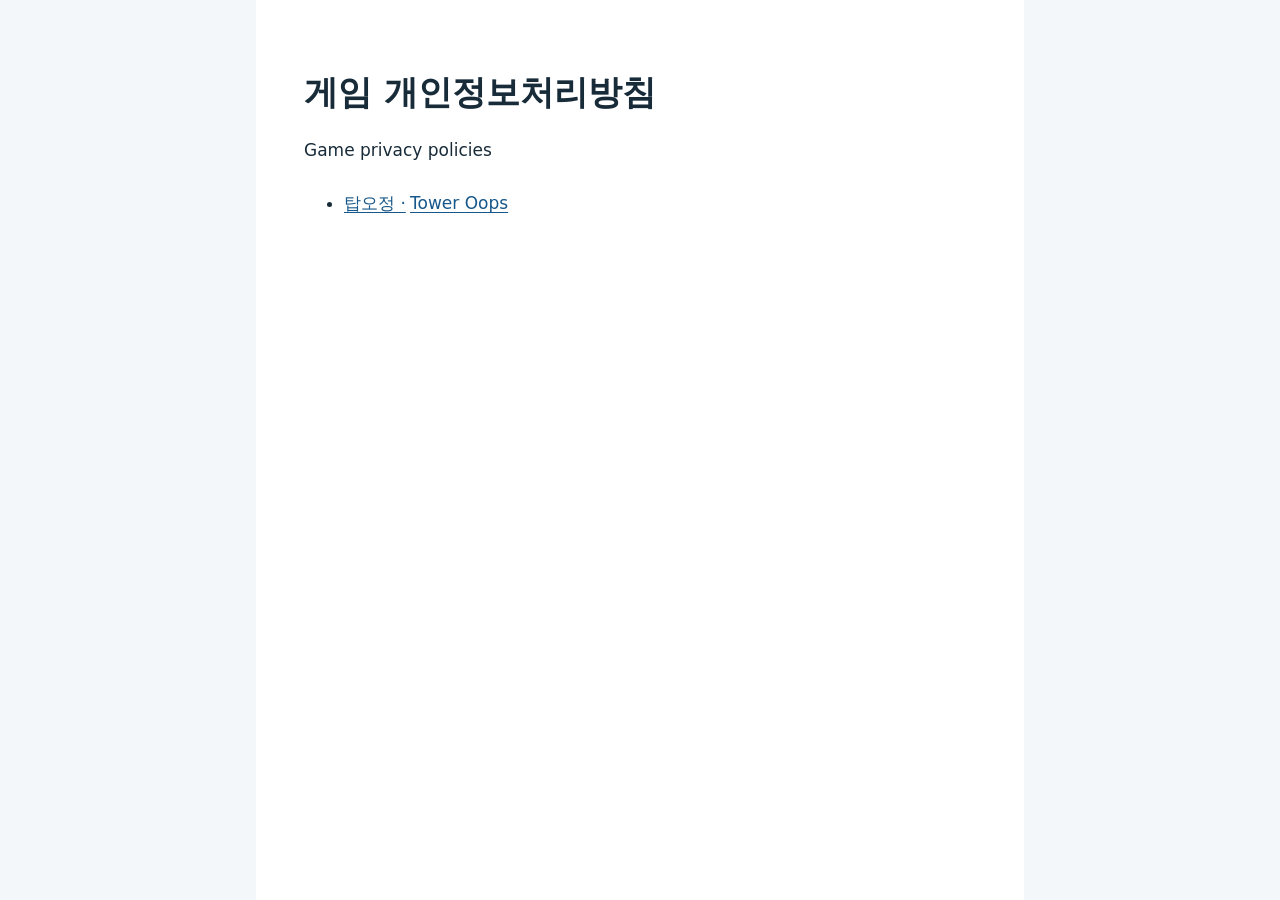
<file: index.html>
<!doctype html>
<html lang="ko">
<head>
  <meta charset="utf-8">
  <meta name="viewport" content="width=device-width, initial-scale=1">
  <title>게임 개인정보처리방침 | Game Privacy Policies</title>
  <style>
    body {
      margin: 0;
      background: #f4f7fa;
      color: #182b39;
      font: 1.0625rem/1.65 system-ui, sans-serif;
    }

    main {
      box-sizing: border-box;
      max-width: 48rem;
      min-height: 100vh;
      margin-inline: auto;
      padding: clamp(1.25rem, 5vw, 3rem);
      background: #fff;
    }

    h1 { line-height: 1.25; }
    a { color: #17578a; text-underline-offset: 0.2em; }
    a:focus-visible { outline: 3px solid #17578a; outline-offset: 4px; }
    li a { display: inline-flex; align-items: center; gap: 0.25em; min-height: 44px; }
  </style>
</head>
<body>
  <main>
    <h1>게임 개인정보처리방침</h1>
    <p lang="en">Game privacy policies</p>
    <ul>
      <li><a href="tower-oops/">탑오정 · <span lang="en">Tower Oops</span></a></li>
    </ul>
  </main>
</body>
</html>
</file>
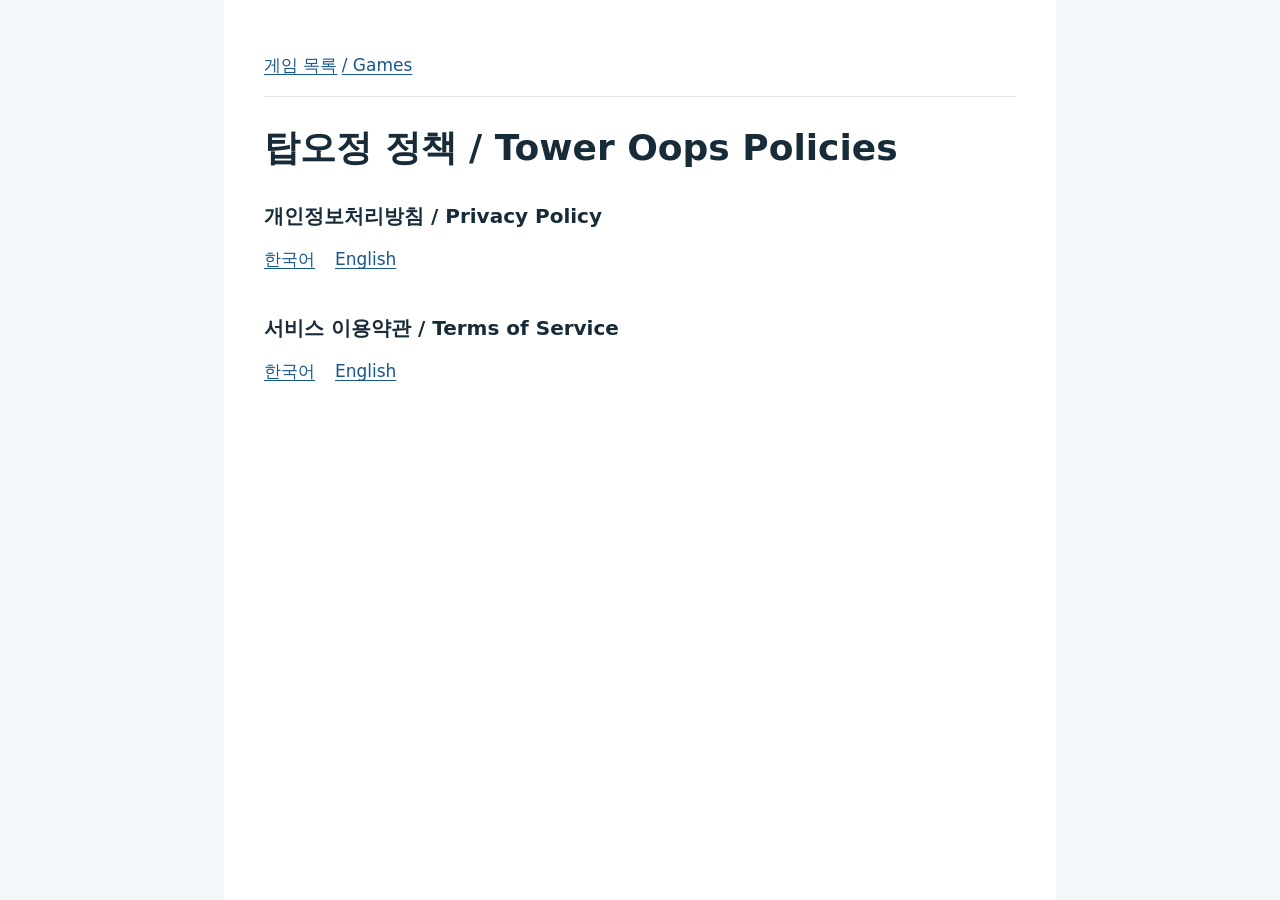
<file: tower-oops/index.html>
<!doctype html>
<html lang="ko">
<head>
  <meta charset="utf-8">
  <meta name="viewport" content="width=device-width, initial-scale=1">
  <title>탑오정 정책 | Tower Oops Policies</title>
  <link rel="stylesheet" href="styles.css">
</head>
<body>
  <main>
    <nav class="page-nav" aria-label="사이트 메뉴">
      <a href="../">게임 목록 <span lang="en">/ Games</span></a>
    </nav>
    <h1>탑오정 정책 <span lang="en">/ Tower Oops Policies</span></h1>
    <section aria-labelledby="privacy-policy">
      <h2 id="privacy-policy">개인정보처리방침 <span lang="en">/ Privacy Policy</span></h2>
      <nav class="language-nav" aria-labelledby="privacy-policy">
        <a href="ko/" hreflang="ko">한국어</a>
        <a href="en/" lang="en" hreflang="en">English</a>
      </nav>
    </section>
    <section aria-labelledby="terms-of-service">
      <h2 id="terms-of-service">서비스 이용약관 <span lang="en">/ Terms of Service</span></h2>
      <nav class="language-nav" aria-labelledby="terms-of-service">
        <a href="terms/" hreflang="ko">한국어</a>
        <a href="terms/en/" lang="en" hreflang="en">English</a>
      </nav>
    </section>
  </main>
</body>
</html>
</file>
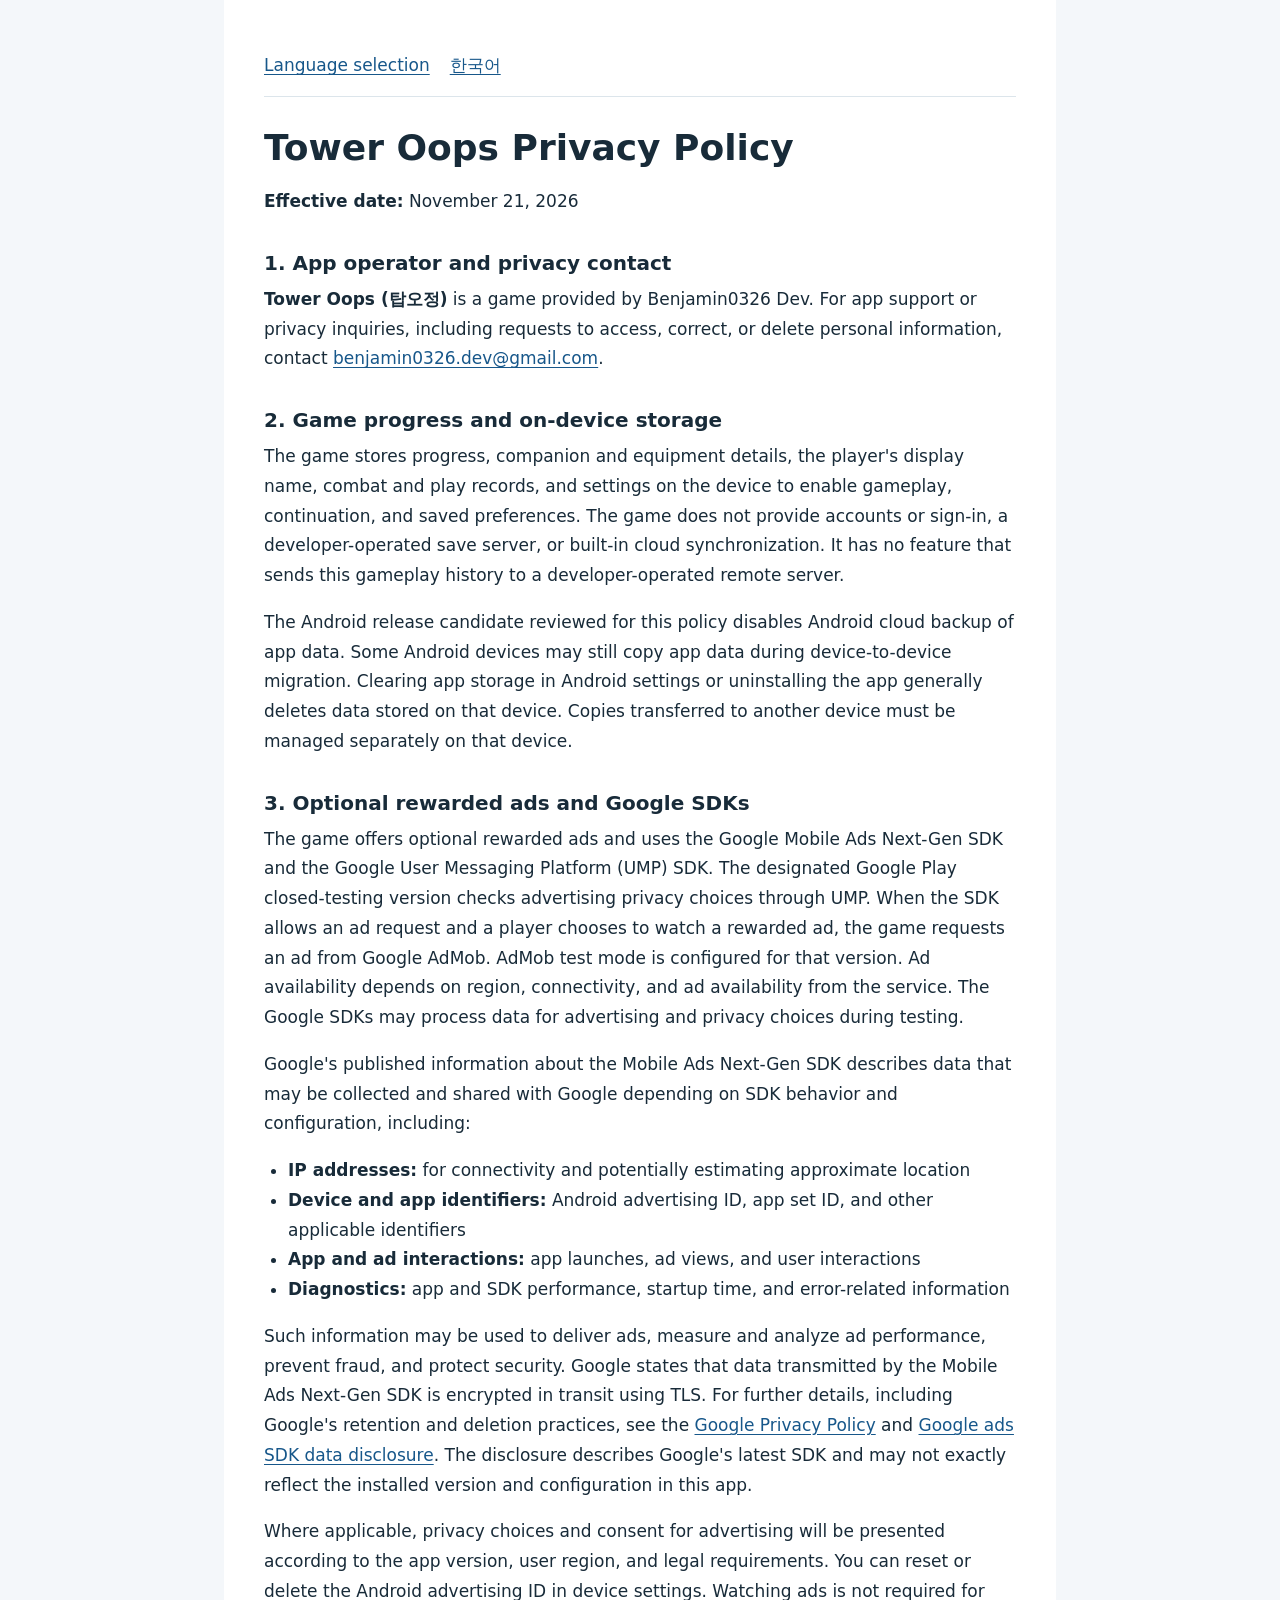
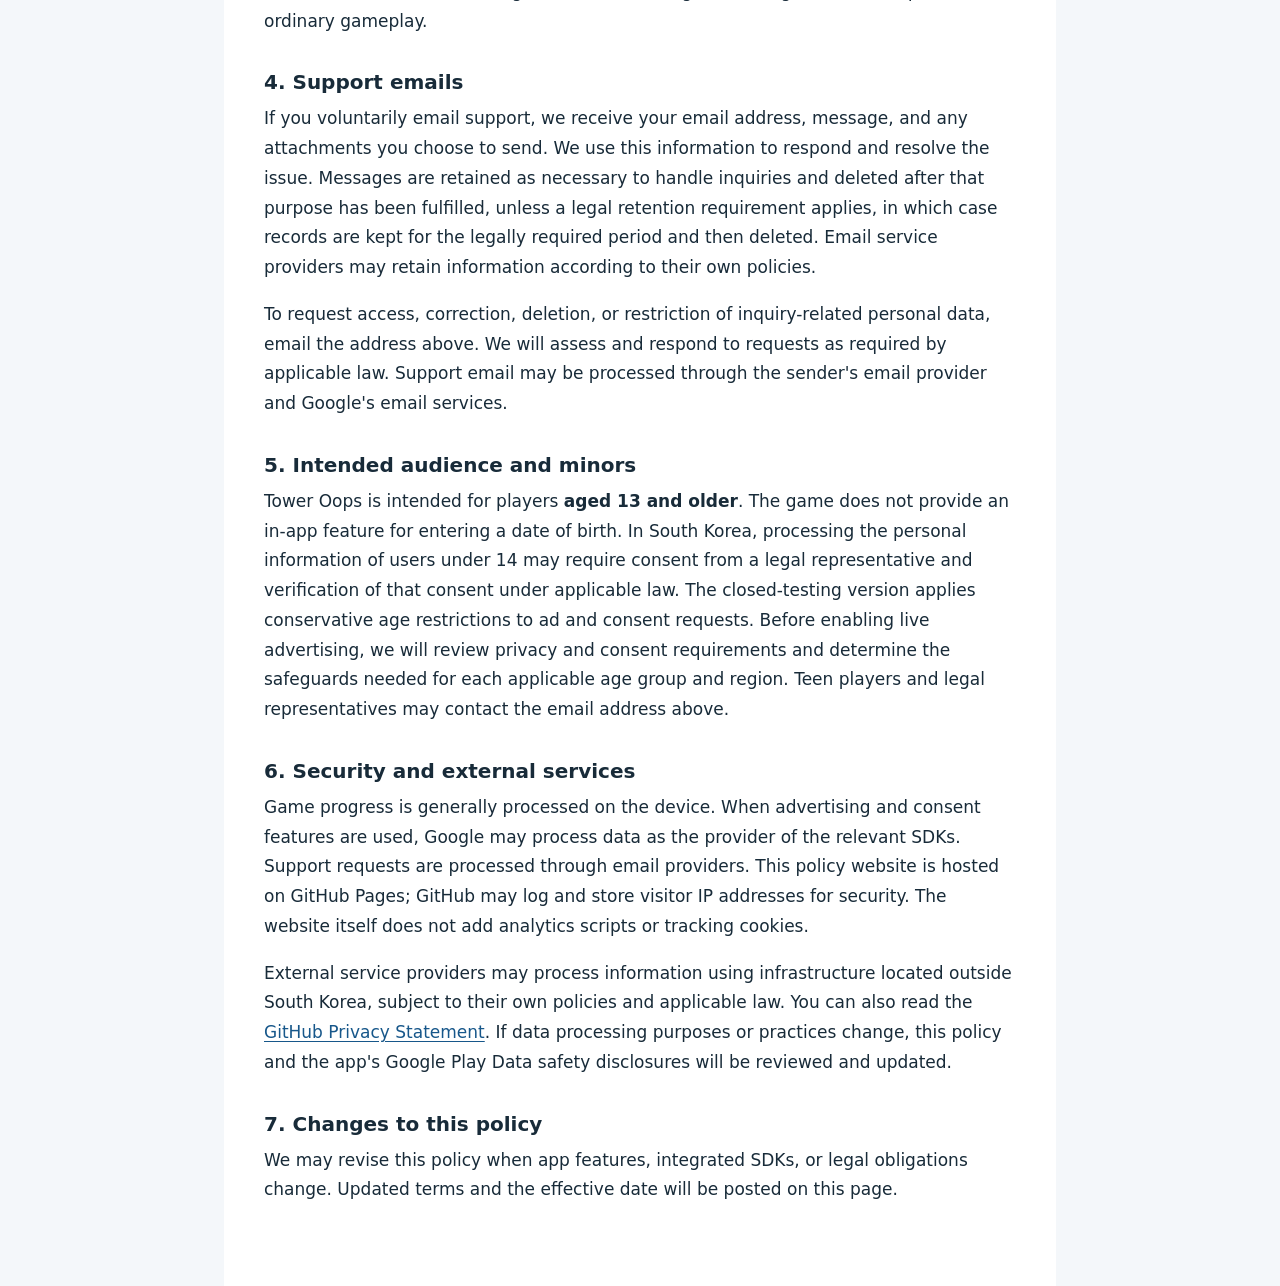
<file: tower-oops/en/index.html>
<!doctype html>
<html lang="en">
<head>
  <meta charset="utf-8">
  <meta name="viewport" content="width=device-width, initial-scale=1">
  <meta name="description" content="Tower Oops Privacy Policy">
  <title>Tower Oops Privacy Policy</title>
  <link rel="stylesheet" href="../styles.css">
  <link rel="alternate" hreflang="ko" href="../ko/">
</head>
<body>
  <main>
    <nav class="page-nav" aria-label="Policy language">
      <a href="../">Language selection</a>
      <a href="../ko/" lang="ko" hreflang="ko">한국어</a>
    </nav>
    <h1>Tower Oops Privacy Policy</h1>
    <p><strong>Effective date:</strong> November 21, 2026</p>
    
<section>
<h2>1. App operator and privacy contact</h2>
<p><strong>Tower Oops (탑오정)</strong> is a game provided by Benjamin0326 Dev. For app support or privacy inquiries, including requests to access, correct, or delete personal information, contact <a href="mailto:benjamin0326.dev@gmail.com">benjamin0326.dev@gmail.com</a>.</p>
</section>
<section>
<h2>2. Game progress and on-device storage</h2>
<p>The game stores progress, companion and equipment details, the player's display name, combat and play records, and settings on the device to enable gameplay, continuation, and saved preferences. The game does not provide accounts or sign-in, a developer-operated save server, or built-in cloud synchronization. It has no feature that sends this gameplay history to a developer-operated remote server.</p>
<p>The Android release candidate reviewed for this policy disables Android cloud backup of app data. Some Android devices may still copy app data during device-to-device migration. Clearing app storage in Android settings or uninstalling the app generally deletes data stored on that device. Copies transferred to another device must be managed separately on that device.</p>
</section>
<section>
<h2>3. Optional rewarded ads and Google SDKs</h2>
<p>The game offers optional rewarded ads and uses the Google Mobile Ads Next-Gen SDK and the Google User Messaging Platform (UMP) SDK. The designated Google Play closed-testing version checks advertising privacy choices through UMP. When the SDK allows an ad request and a player chooses to watch a rewarded ad, the game requests an ad from Google AdMob. AdMob test mode is configured for that version. Ad availability depends on region, connectivity, and ad availability from the service. The Google SDKs may process data for advertising and privacy choices during testing.</p>
<p>Google's published information about the Mobile Ads Next-Gen SDK describes data that may be collected and shared with Google depending on SDK behavior and configuration, including:</p>
<ul>
<li><strong>IP addresses:</strong> for connectivity and potentially estimating approximate location</li>
<li><strong>Device and app identifiers:</strong> Android advertising ID, app set ID, and other applicable identifiers</li>
<li><strong>App and ad interactions:</strong> app launches, ad views, and user interactions</li>
<li><strong>Diagnostics:</strong> app and SDK performance, startup time, and error-related information</li>
</ul>
<p>Such information may be used to deliver ads, measure and analyze ad performance, prevent fraud, and protect security. Google states that data transmitted by the Mobile Ads Next-Gen SDK is encrypted in transit using TLS. For further details, including Google's retention and deletion practices, see the <a href="https://policies.google.com/privacy?hl=en">Google Privacy Policy</a> and <a href="https://developers.google.com/admob/android/next-gen/privacy/play-data-disclosure?hl=en">Google ads SDK data disclosure</a>. The disclosure describes Google's latest SDK and may not exactly reflect the installed version and configuration in this app.</p>
<p>Where applicable, privacy choices and consent for advertising will be presented according to the app version, user region, and legal requirements. You can reset or delete the Android advertising ID in device settings. Watching ads is not required for ordinary gameplay.</p>
</section>
<section>
<h2>4. Support emails</h2>
<p>If you voluntarily email support, we receive your email address, message, and any attachments you choose to send. We use this information to respond and resolve the issue. Messages are retained as necessary to handle inquiries and deleted after that purpose has been fulfilled, unless a legal retention requirement applies, in which case records are kept for the legally required period and then deleted. Email service providers may retain information according to their own policies.</p>
<p>To request access, correction, deletion, or restriction of inquiry-related personal data, email the address above. We will assess and respond to requests as required by applicable law. Support email may be processed through the sender's email provider and Google's email services.</p>
</section>
<section>
<h2>5. Intended audience and minors</h2>
<p>Tower Oops is intended for players <strong>aged 13 and older</strong>. The game does not provide an in-app feature for entering a date of birth. In South Korea, processing the personal information of users under 14 may require consent from a legal representative and verification of that consent under applicable law. The closed-testing version applies conservative age restrictions to ad and consent requests. Before enabling live advertising, we will review privacy and consent requirements and determine the safeguards needed for each applicable age group and region. Teen players and legal representatives may contact the email address above.</p>
</section>
<section>
<h2>6. Security and external services</h2>
<p>Game progress is generally processed on the device. When advertising and consent features are used, Google may process data as the provider of the relevant SDKs. Support requests are processed through email providers. This policy website is hosted on GitHub Pages; GitHub may log and store visitor IP addresses for security. The website itself does not add analytics scripts or tracking cookies.</p>
<p>External service providers may process information using infrastructure located outside South Korea, subject to their own policies and applicable law. You can also read the <a href="https://docs.github.com/en/site-policy/privacy-policies/github-general-privacy-statement">GitHub Privacy Statement</a>. If data processing purposes or practices change, this policy and the app's Google Play Data safety disclosures will be reviewed and updated.</p>
</section>
<section>
<h2>7. Changes to this policy</h2>
<p>We may revise this policy when app features, integrated SDKs, or legal obligations change. Updated terms and the effective date will be posted on this page.</p>
</section>

  </main>
</body>
</html>
</file>
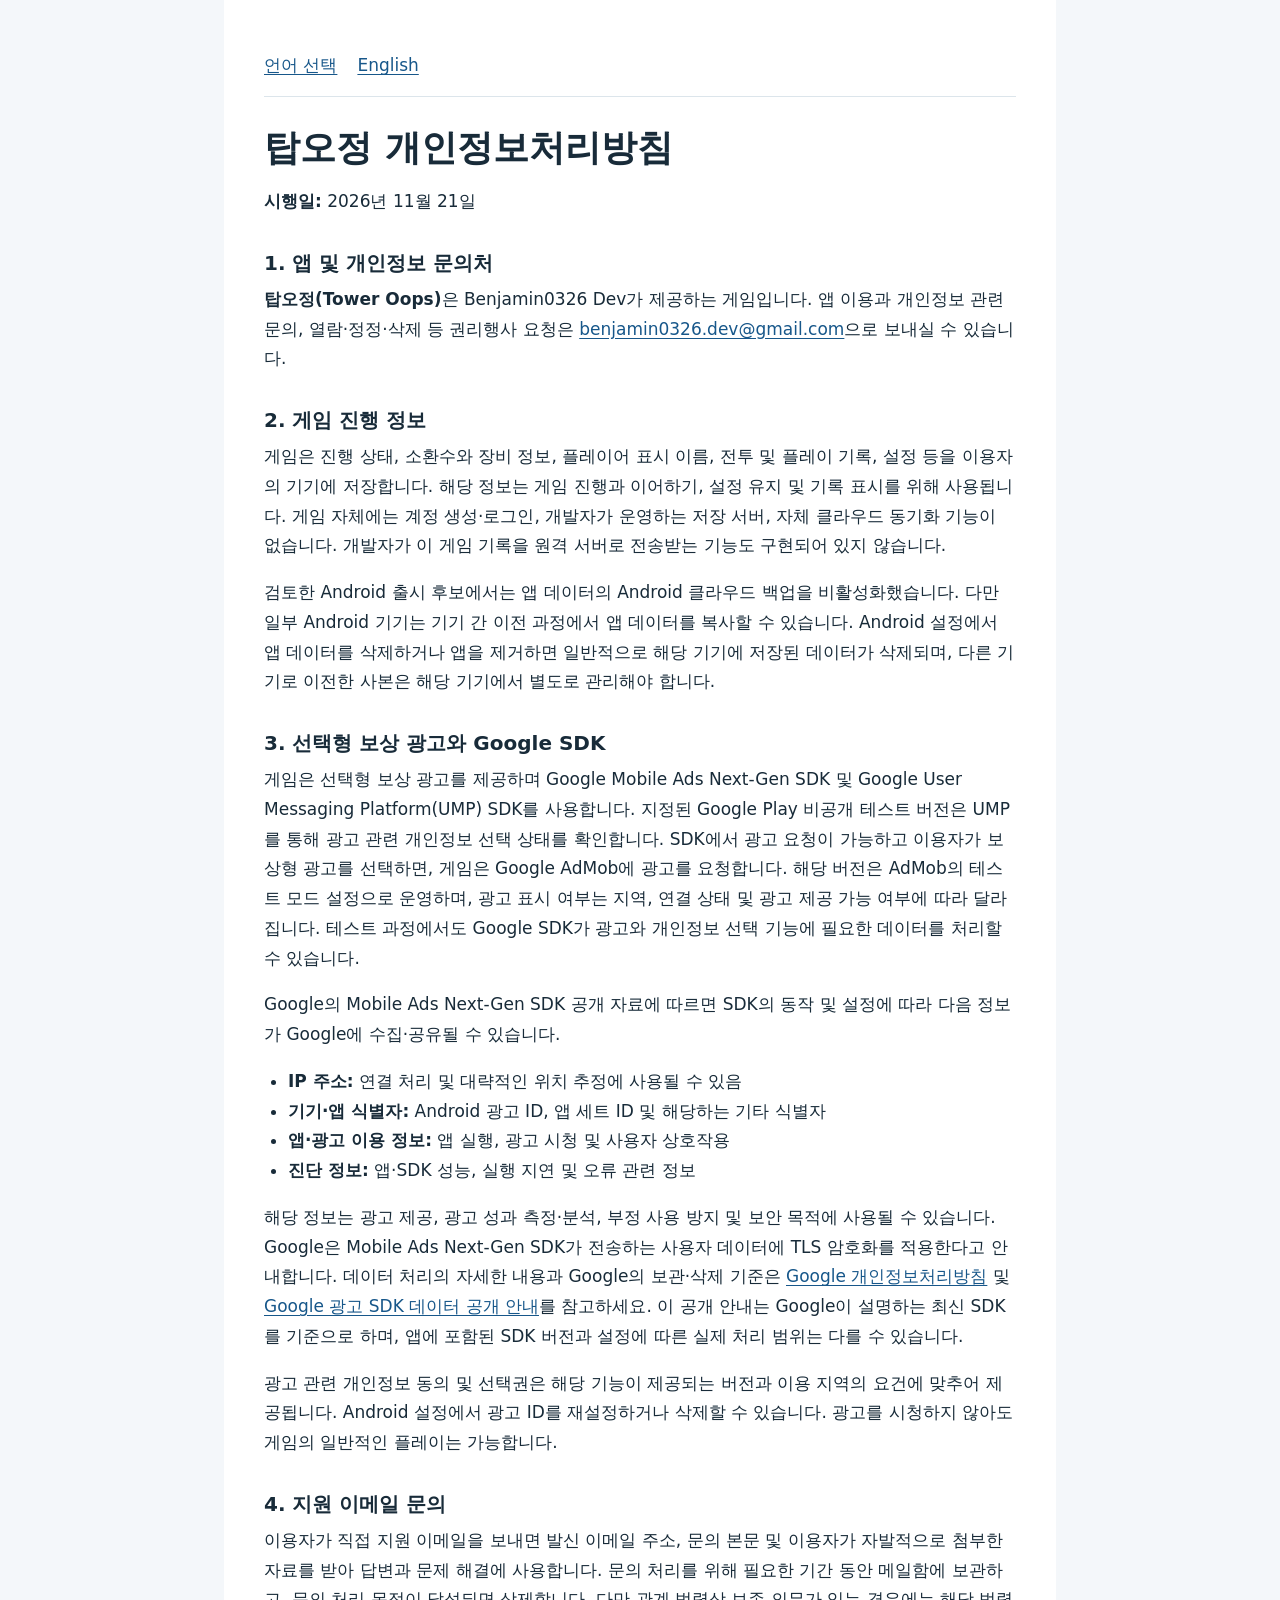
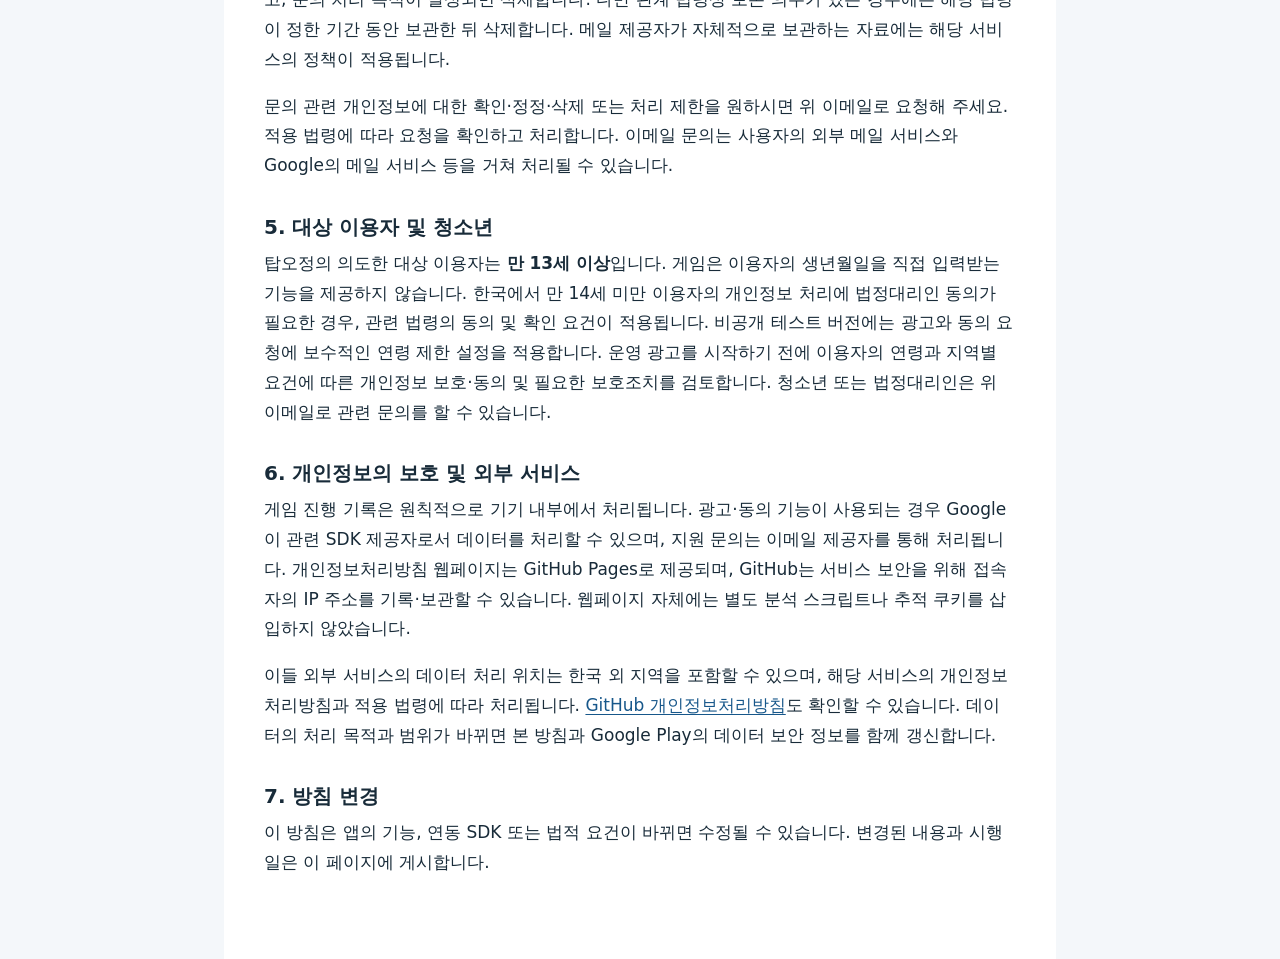
<file: tower-oops/ko/index.html>
<!doctype html>
<html lang="ko">
<head>
  <meta charset="utf-8">
  <meta name="viewport" content="width=device-width, initial-scale=1">
  <meta name="description" content="탑오정 개인정보처리방침">
  <title>탑오정 개인정보처리방침</title>
  <link rel="stylesheet" href="../styles.css">
  <link rel="alternate" hreflang="en" href="../en/">
</head>
<body>
  <main>
    <nav class="page-nav" aria-label="정책 언어">
      <a href="../">언어 선택</a>
      <a href="../en/" lang="en" hreflang="en">English</a>
    </nav>
    <h1>탑오정 개인정보처리방침</h1>
    <p><strong>시행일:</strong> 2026년 11월 21일</p>
    
<section>
<h2>1. 앱 및 개인정보 문의처</h2>
<p><strong>탑오정(Tower Oops)</strong>은 Benjamin0326 Dev가 제공하는 게임입니다. 앱 이용과 개인정보 관련 문의, 열람·정정·삭제 등 권리행사 요청은 <a href="mailto:benjamin0326.dev@gmail.com">benjamin0326.dev@gmail.com</a>으로 보내실 수 있습니다.</p>
</section>
<section>
<h2>2. 게임 진행 정보</h2>
<p>게임은 진행 상태, 소환수와 장비 정보, 플레이어 표시 이름, 전투 및 플레이 기록, 설정 등을 이용자의 기기에 저장합니다. 해당 정보는 게임 진행과 이어하기, 설정 유지 및 기록 표시를 위해 사용됩니다. 게임 자체에는 계정 생성·로그인, 개발자가 운영하는 저장 서버, 자체 클라우드 동기화 기능이 없습니다. 개발자가 이 게임 기록을 원격 서버로 전송받는 기능도 구현되어 있지 않습니다.</p>
<p>검토한 Android 출시 후보에서는 앱 데이터의 Android 클라우드 백업을 비활성화했습니다. 다만 일부 Android 기기는 기기 간 이전 과정에서 앱 데이터를 복사할 수 있습니다. Android 설정에서 앱 데이터를 삭제하거나 앱을 제거하면 일반적으로 해당 기기에 저장된 데이터가 삭제되며, 다른 기기로 이전한 사본은 해당 기기에서 별도로 관리해야 합니다.</p>
</section>
<section>
<h2>3. 선택형 보상 광고와 Google SDK</h2>
<p>게임은 선택형 보상 광고를 제공하며 Google Mobile Ads Next-Gen SDK 및 Google User Messaging Platform(UMP) SDK를 사용합니다. 지정된 Google Play 비공개 테스트 버전은 UMP를 통해 광고 관련 개인정보 선택 상태를 확인합니다. SDK에서 광고 요청이 가능하고 이용자가 보상형 광고를 선택하면, 게임은 Google AdMob에 광고를 요청합니다. 해당 버전은 AdMob의 테스트 모드 설정으로 운영하며, 광고 표시 여부는 지역, 연결 상태 및 광고 제공 가능 여부에 따라 달라집니다. 테스트 과정에서도 Google SDK가 광고와 개인정보 선택 기능에 필요한 데이터를 처리할 수 있습니다.</p>
<p>Google의 Mobile Ads Next-Gen SDK 공개 자료에 따르면 SDK의 동작 및 설정에 따라 다음 정보가 Google에 수집·공유될 수 있습니다.</p>
<ul>
<li><strong>IP 주소:</strong> 연결 처리 및 대략적인 위치 추정에 사용될 수 있음</li>
<li><strong>기기·앱 식별자:</strong> Android 광고 ID, 앱 세트 ID 및 해당하는 기타 식별자</li>
<li><strong>앱·광고 이용 정보:</strong> 앱 실행, 광고 시청 및 사용자 상호작용</li>
<li><strong>진단 정보:</strong> 앱·SDK 성능, 실행 지연 및 오류 관련 정보</li>
</ul>
<p>해당 정보는 광고 제공, 광고 성과 측정·분석, 부정 사용 방지 및 보안 목적에 사용될 수 있습니다. Google은 Mobile Ads Next-Gen SDK가 전송하는 사용자 데이터에 TLS 암호화를 적용한다고 안내합니다. 데이터 처리의 자세한 내용과 Google의 보관·삭제 기준은 <a href="https://policies.google.com/privacy?hl=ko">Google 개인정보처리방침</a> 및 <a href="https://developers.google.com/admob/android/next-gen/privacy/play-data-disclosure?hl=ko">Google 광고 SDK 데이터 공개 안내</a>를 참고하세요. 이 공개 안내는 Google이 설명하는 최신 SDK를 기준으로 하며, 앱에 포함된 SDK 버전과 설정에 따른 실제 처리 범위는 다를 수 있습니다.</p>
<p>광고 관련 개인정보 동의 및 선택권은 해당 기능이 제공되는 버전과 이용 지역의 요건에 맞추어 제공됩니다. Android 설정에서 광고 ID를 재설정하거나 삭제할 수 있습니다. 광고를 시청하지 않아도 게임의 일반적인 플레이는 가능합니다.</p>
</section>
<section>
<h2>4. 지원 이메일 문의</h2>
<p>이용자가 직접 지원 이메일을 보내면 발신 이메일 주소, 문의 본문 및 이용자가 자발적으로 첨부한 자료를 받아 답변과 문제 해결에 사용합니다. 문의 처리를 위해 필요한 기간 동안 메일함에 보관하고, 문의 처리 목적이 달성되면 삭제합니다. 다만 관계 법령상 보존 의무가 있는 경우에는 해당 법령이 정한 기간 동안 보관한 뒤 삭제합니다. 메일 제공자가 자체적으로 보관하는 자료에는 해당 서비스의 정책이 적용됩니다.</p>
<p>문의 관련 개인정보에 대한 확인·정정·삭제 또는 처리 제한을 원하시면 위 이메일로 요청해 주세요. 적용 법령에 따라 요청을 확인하고 처리합니다. 이메일 문의는 사용자의 외부 메일 서비스와 Google의 메일 서비스 등을 거쳐 처리될 수 있습니다.</p>
</section>
<section>
<h2>5. 대상 이용자 및 청소년</h2>
<p>탑오정의 의도한 대상 이용자는 <strong>만 13세 이상</strong>입니다. 게임은 이용자의 생년월일을 직접 입력받는 기능을 제공하지 않습니다. 한국에서 만 14세 미만 이용자의 개인정보 처리에 법정대리인 동의가 필요한 경우, 관련 법령의 동의 및 확인 요건이 적용됩니다. 비공개 테스트 버전에는 광고와 동의 요청에 보수적인 연령 제한 설정을 적용합니다. 운영 광고를 시작하기 전에 이용자의 연령과 지역별 요건에 따른 개인정보 보호·동의 및 필요한 보호조치를 검토합니다. 청소년 또는 법정대리인은 위 이메일로 관련 문의를 할 수 있습니다.</p>
</section>
<section>
<h2>6. 개인정보의 보호 및 외부 서비스</h2>
<p>게임 진행 기록은 원칙적으로 기기 내부에서 처리됩니다. 광고·동의 기능이 사용되는 경우 Google이 관련 SDK 제공자로서 데이터를 처리할 수 있으며, 지원 문의는 이메일 제공자를 통해 처리됩니다. 개인정보처리방침 웹페이지는 GitHub Pages로 제공되며, GitHub는 서비스 보안을 위해 접속자의 IP 주소를 기록·보관할 수 있습니다. 웹페이지 자체에는 별도 분석 스크립트나 추적 쿠키를 삽입하지 않았습니다.</p>
<p>이들 외부 서비스의 데이터 처리 위치는 한국 외 지역을 포함할 수 있으며, 해당 서비스의 개인정보처리방침과 적용 법령에 따라 처리됩니다. <a href="https://docs.github.com/en/site-policy/privacy-policies/github-general-privacy-statement">GitHub 개인정보처리방침</a>도 확인할 수 있습니다. 데이터의 처리 목적과 범위가 바뀌면 본 방침과 Google Play의 데이터 보안 정보를 함께 갱신합니다.</p>
</section>
<section>
<h2>7. 방침 변경</h2>
<p>이 방침은 앱의 기능, 연동 SDK 또는 법적 요건이 바뀌면 수정될 수 있습니다. 변경된 내용과 시행일은 이 페이지에 게시합니다.</p>
</section>

  </main>
</body>
</html>
</file>
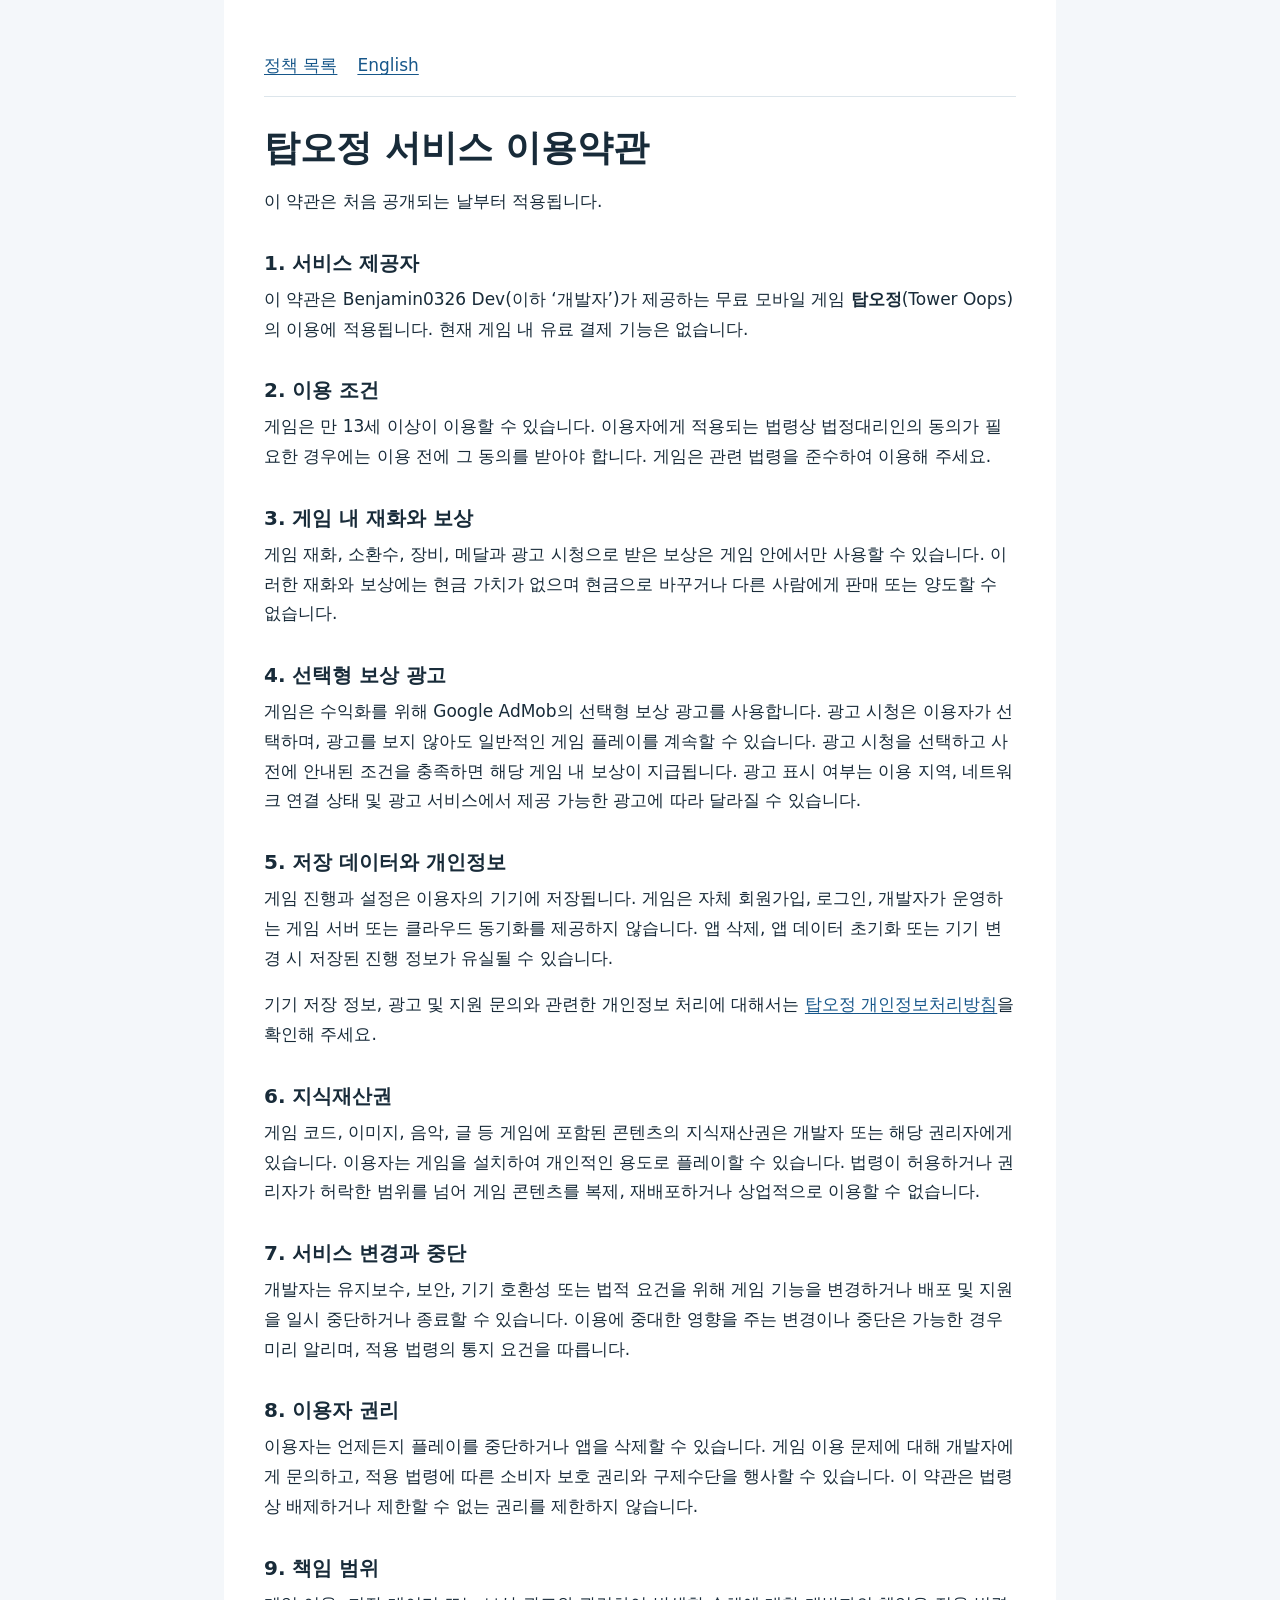
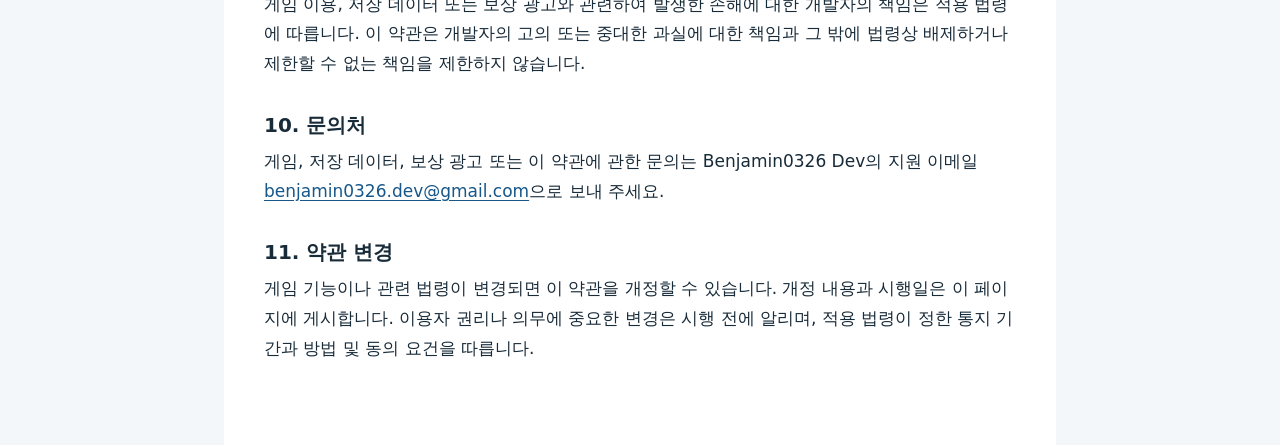
<file: tower-oops/terms/index.html>
<!doctype html>
<html lang="ko">
<head>
  <meta charset="utf-8">
  <meta name="viewport" content="width=device-width, initial-scale=1">
  <meta name="description" content="탑오정 서비스 이용약관">
  <title>탑오정 서비스 이용약관</title>
  <link rel="stylesheet" href="../styles.css">
  <link rel="alternate" hreflang="en" href="en/">
</head>
<body>
  <main>
    <nav class="page-nav" aria-label="탑오정 정책 및 언어">
      <a href="../">정책 목록</a>
      <a href="en/" lang="en" hreflang="en">English</a>
    </nav>
    <h1>탑오정 서비스 이용약관</h1>
    <p>이 약관은 처음 공개되는 날부터 적용됩니다.</p>

    <section>
      <h2>1. 서비스 제공자</h2>
      <p>이 약관은 Benjamin0326 Dev(이하 ‘개발자’)가 제공하는 무료 모바일 게임 <strong>탑오정</strong>(<span lang="en">Tower Oops</span>)의 이용에 적용됩니다. 현재 게임 내 유료 결제 기능은 없습니다.</p>
    </section>

    <section>
      <h2>2. 이용 조건</h2>
      <p>게임은 만 13세 이상이 이용할 수 있습니다. 이용자에게 적용되는 법령상 법정대리인의 동의가 필요한 경우에는 이용 전에 그 동의를 받아야 합니다. 게임은 관련 법령을 준수하여 이용해 주세요.</p>
    </section>

    <section>
      <h2>3. 게임 내 재화와 보상</h2>
      <p>게임 재화, 소환수, 장비, 메달과 광고 시청으로 받은 보상은 게임 안에서만 사용할 수 있습니다. 이러한 재화와 보상에는 현금 가치가 없으며 현금으로 바꾸거나 다른 사람에게 판매 또는 양도할 수 없습니다.</p>
    </section>

    <section>
      <h2>4. 선택형 보상 광고</h2>
      <p>게임은 수익화를 위해 Google AdMob의 선택형 보상 광고를 사용합니다. 광고 시청은 이용자가 선택하며, 광고를 보지 않아도 일반적인 게임 플레이를 계속할 수 있습니다. 광고 시청을 선택하고 사전에 안내된 조건을 충족하면 해당 게임 내 보상이 지급됩니다. 광고 표시 여부는 이용 지역, 네트워크 연결 상태 및 광고 서비스에서 제공 가능한 광고에 따라 달라질 수 있습니다.</p>
    </section>

    <section>
      <h2>5. 저장 데이터와 개인정보</h2>
      <p>게임 진행과 설정은 이용자의 기기에 저장됩니다. 게임은 자체 회원가입, 로그인, 개발자가 운영하는 게임 서버 또는 클라우드 동기화를 제공하지 않습니다. 앱 삭제, 앱 데이터 초기화 또는 기기 변경 시 저장된 진행 정보가 유실될 수 있습니다.</p>
      <p>기기 저장 정보, 광고 및 지원 문의와 관련한 개인정보 처리에 대해서는 <a href="../ko/" hreflang="ko">탑오정 개인정보처리방침</a>을 확인해 주세요.</p>
    </section>

    <section>
      <h2>6. 지식재산권</h2>
      <p>게임 코드, 이미지, 음악, 글 등 게임에 포함된 콘텐츠의 지식재산권은 개발자 또는 해당 권리자에게 있습니다. 이용자는 게임을 설치하여 개인적인 용도로 플레이할 수 있습니다. 법령이 허용하거나 권리자가 허락한 범위를 넘어 게임 콘텐츠를 복제, 재배포하거나 상업적으로 이용할 수 없습니다.</p>
    </section>

    <section>
      <h2>7. 서비스 변경과 중단</h2>
      <p>개발자는 유지보수, 보안, 기기 호환성 또는 법적 요건을 위해 게임 기능을 변경하거나 배포 및 지원을 일시 중단하거나 종료할 수 있습니다. 이용에 중대한 영향을 주는 변경이나 중단은 가능한 경우 미리 알리며, 적용 법령의 통지 요건을 따릅니다.</p>
    </section>

    <section>
      <h2>8. 이용자 권리</h2>
      <p>이용자는 언제든지 플레이를 중단하거나 앱을 삭제할 수 있습니다. 게임 이용 문제에 대해 개발자에게 문의하고, 적용 법령에 따른 소비자 보호 권리와 구제수단을 행사할 수 있습니다. 이 약관은 법령상 배제하거나 제한할 수 없는 권리를 제한하지 않습니다.</p>
    </section>

    <section>
      <h2>9. 책임 범위</h2>
      <p>게임 이용, 저장 데이터 또는 보상 광고와 관련하여 발생한 손해에 대한 개발자의 책임은 적용 법령에 따릅니다. 이 약관은 개발자의 고의 또는 중대한 과실에 대한 책임과 그 밖에 법령상 배제하거나 제한할 수 없는 책임을 제한하지 않습니다.</p>
    </section>

    <section>
      <h2>10. 문의처</h2>
      <p>게임, 저장 데이터, 보상 광고 또는 이 약관에 관한 문의는 Benjamin0326 Dev의 지원 이메일 <a href="mailto:benjamin0326.dev@gmail.com">benjamin0326.dev@gmail.com</a>으로 보내 주세요.</p>
    </section>

    <section>
      <h2>11. 약관 변경</h2>
      <p>게임 기능이나 관련 법령이 변경되면 이 약관을 개정할 수 있습니다. 개정 내용과 시행일은 이 페이지에 게시합니다. 이용자 권리나 의무에 중요한 변경은 시행 전에 알리며, 적용 법령이 정한 통지 기간과 방법 및 동의 요건을 따릅니다.</p>
    </section>
  </main>
</body>
</html>
</file>
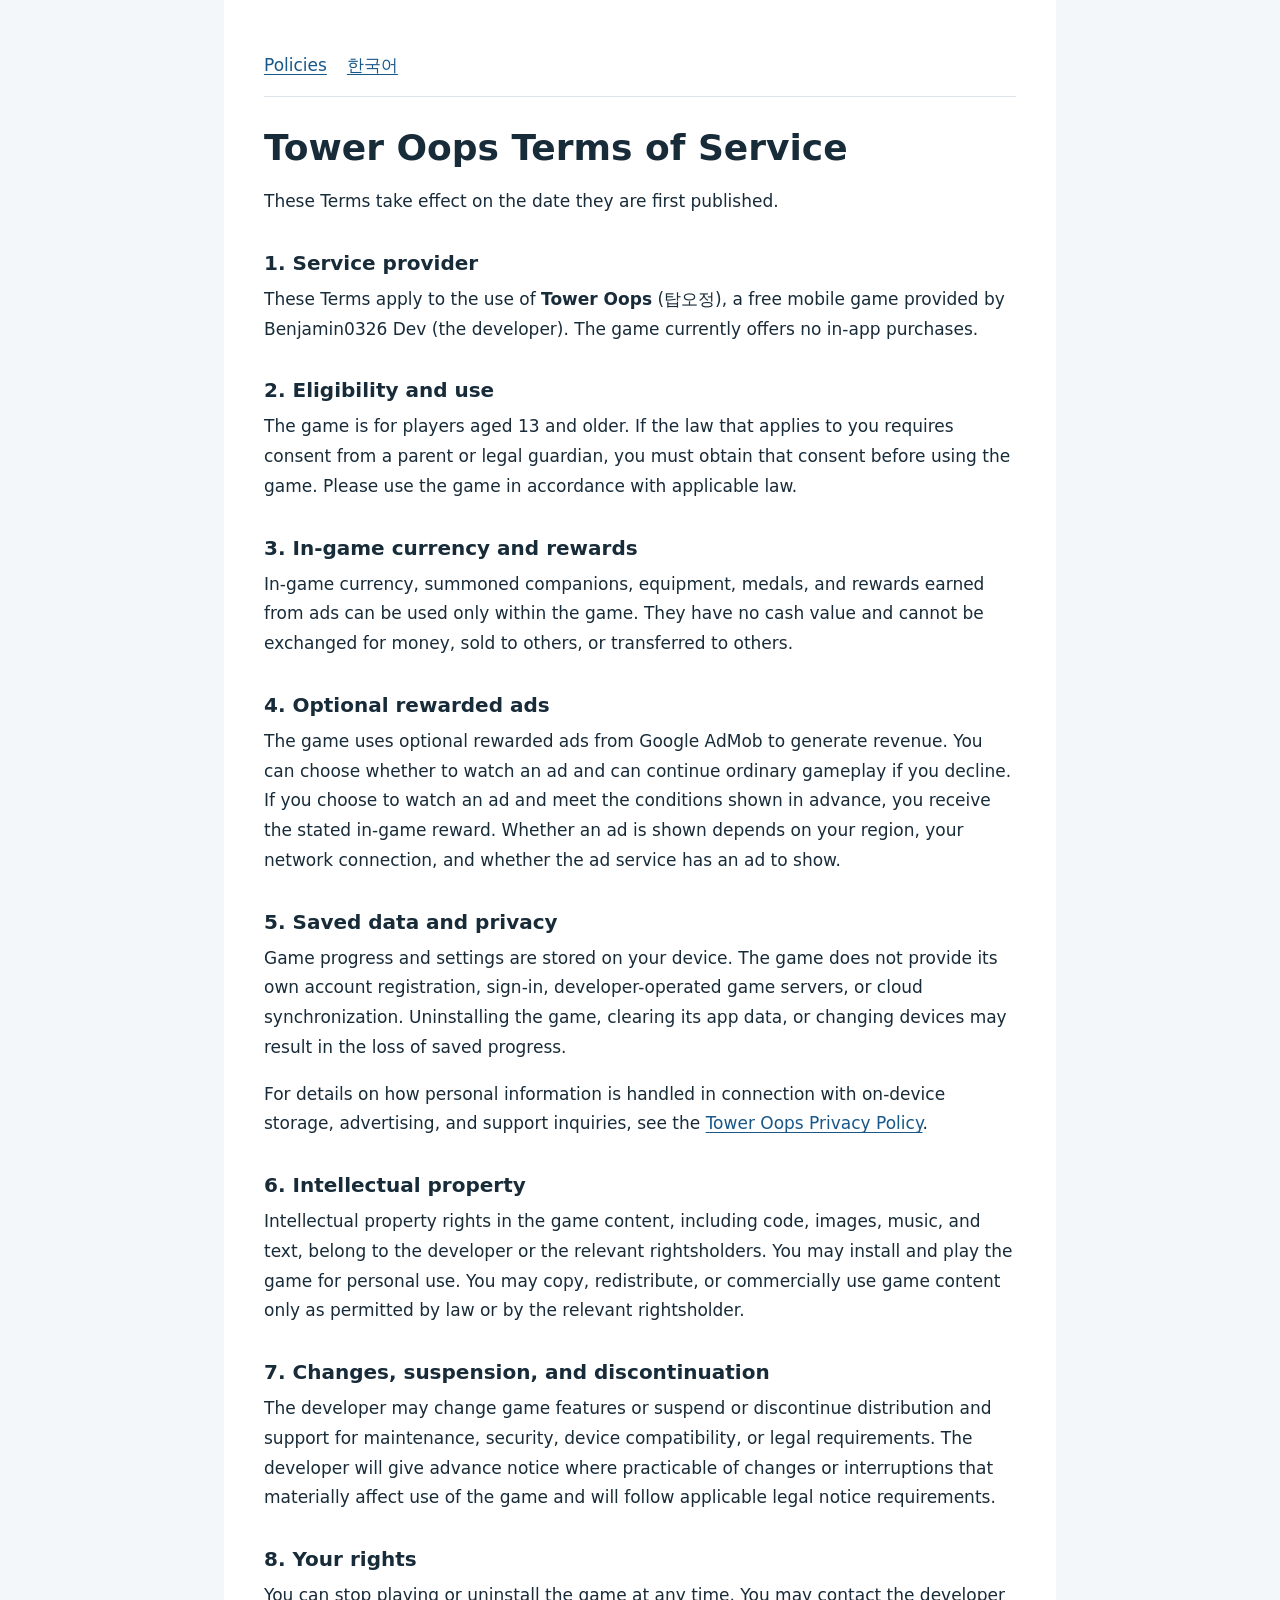
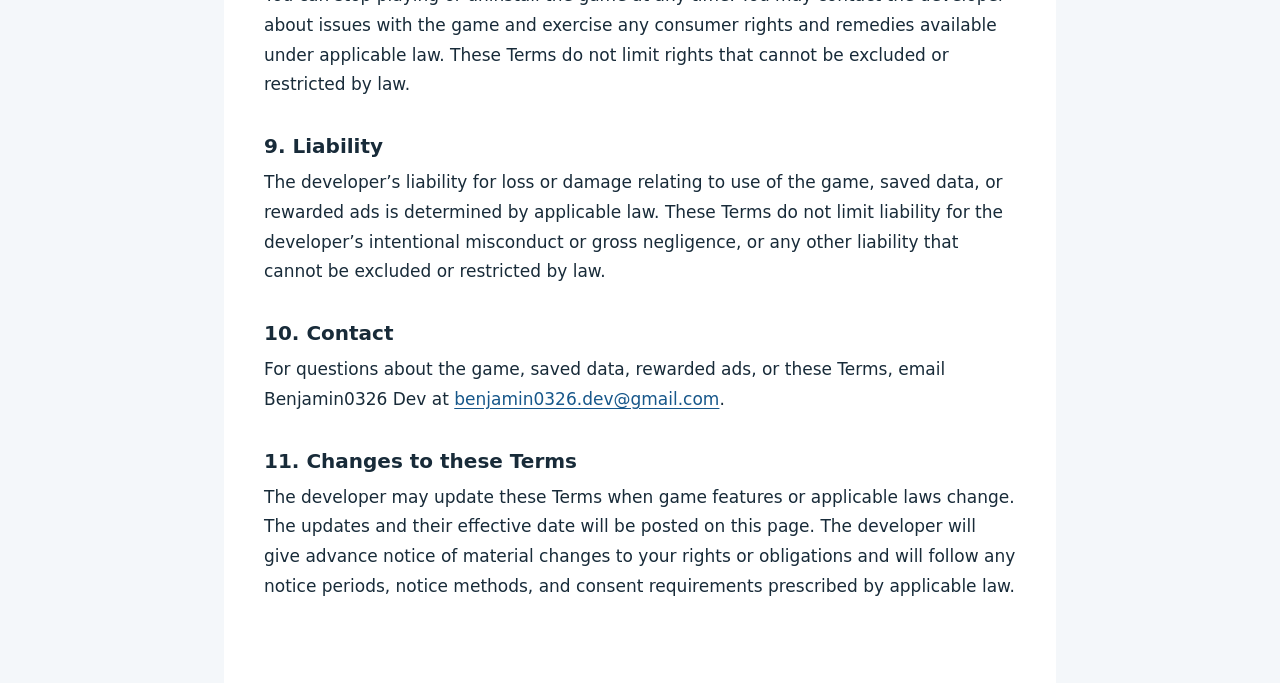
<file: tower-oops/terms/en/index.html>
<!doctype html>
<html lang="en">
<head>
  <meta charset="utf-8">
  <meta name="viewport" content="width=device-width, initial-scale=1">
  <meta name="description" content="Tower Oops Terms of Service">
  <title>Tower Oops Terms of Service</title>
  <link rel="stylesheet" href="../../styles.css">
  <link rel="alternate" hreflang="ko" href="../">
</head>
<body>
  <main>
    <nav class="page-nav" aria-label="Tower Oops policies and language">
      <a href="../../">Policies</a>
      <a href="../" lang="ko" hreflang="ko">한국어</a>
    </nav>
    <h1>Tower Oops Terms of Service</h1>
    <p>These Terms take effect on the date they are first published.</p>

    <section>
      <h2>1. Service provider</h2>
      <p>These Terms apply to the use of <strong>Tower Oops</strong> (<span lang="ko">탑오정</span>), a free mobile game provided by Benjamin0326 Dev (the developer). The game currently offers no in-app purchases.</p>
    </section>

    <section>
      <h2>2. Eligibility and use</h2>
      <p>The game is for players aged 13 and older. If the law that applies to you requires consent from a parent or legal guardian, you must obtain that consent before using the game. Please use the game in accordance with applicable law.</p>
    </section>

    <section>
      <h2>3. In-game currency and rewards</h2>
      <p>In-game currency, summoned companions, equipment, medals, and rewards earned from ads can be used only within the game. They have no cash value and cannot be exchanged for money, sold to others, or transferred to others.</p>
    </section>

    <section>
      <h2>4. Optional rewarded ads</h2>
      <p>The game uses optional rewarded ads from Google AdMob to generate revenue. You can choose whether to watch an ad and can continue ordinary gameplay if you decline. If you choose to watch an ad and meet the conditions shown in advance, you receive the stated in-game reward. Whether an ad is shown depends on your region, your network connection, and whether the ad service has an ad to show.</p>
    </section>

    <section>
      <h2>5. Saved data and privacy</h2>
      <p>Game progress and settings are stored on your device. The game does not provide its own account registration, sign-in, developer-operated game servers, or cloud synchronization. Uninstalling the game, clearing its app data, or changing devices may result in the loss of saved progress.</p>
      <p>For details on how personal information is handled in connection with on-device storage, advertising, and support inquiries, see the <a href="../../en/" hreflang="en">Tower Oops Privacy Policy</a>.</p>
    </section>

    <section>
      <h2>6. Intellectual property</h2>
      <p>Intellectual property rights in the game content, including code, images, music, and text, belong to the developer or the relevant rightsholders. You may install and play the game for personal use. You may copy, redistribute, or commercially use game content only as permitted by law or by the relevant rightsholder.</p>
    </section>

    <section>
      <h2>7. Changes, suspension, and discontinuation</h2>
      <p>The developer may change game features or suspend or discontinue distribution and support for maintenance, security, device compatibility, or legal requirements. The developer will give advance notice where practicable of changes or interruptions that materially affect use of the game and will follow applicable legal notice requirements.</p>
    </section>

    <section>
      <h2>8. Your rights</h2>
      <p>You can stop playing or uninstall the game at any time. You may contact the developer about issues with the game and exercise any consumer rights and remedies available under applicable law. These Terms do not limit rights that cannot be excluded or restricted by law.</p>
    </section>

    <section>
      <h2>9. Liability</h2>
      <p>The developer’s liability for loss or damage relating to use of the game, saved data, or rewarded ads is determined by applicable law. These Terms do not limit liability for the developer’s intentional misconduct or gross negligence, or any other liability that cannot be excluded or restricted by law.</p>
    </section>

    <section>
      <h2>10. Contact</h2>
      <p>For questions about the game, saved data, rewarded ads, or these Terms, email Benjamin0326 Dev at <a href="mailto:benjamin0326.dev@gmail.com">benjamin0326.dev@gmail.com</a>.</p>
    </section>

    <section>
      <h2>11. Changes to these Terms</h2>
      <p>The developer may update these Terms when game features or applicable laws change. The updates and their effective date will be posted on this page. The developer will give advance notice of material changes to your rights or obligations and will follow any notice periods, notice methods, and consent requirements prescribed by applicable law.</p>
    </section>
  </main>
</body>
</html>
</file>
<file: tower-oops/styles.css>
:root {
  color-scheme: light;
  --ink: #182b39;
  --link: #17578a;
  --line: #dce5eb;
}

* {
  box-sizing: border-box;
}

body {
  margin: 0;
  background: #f4f7fa;
  color: var(--ink);
  font: 1.0625rem/1.75 system-ui, sans-serif;
  overflow-wrap: anywhere;
}

main {
  max-width: 52rem;
  min-height: 100vh;
  margin-inline: auto;
  padding: clamp(1rem, 5vw, 2.75rem) clamp(1rem, 5vw, 2.5rem) 4rem;
  background: #fff;
}

.page-nav,
.language-nav {
  display: flex;
  flex-wrap: wrap;
  gap: 0.25rem 1.25rem;
}

.page-nav {
  padding-bottom: 0.5rem;
  border-bottom: 1px solid var(--line);
}

nav a {
  display: inline-flex;
  align-items: center;
  gap: 0.25em;
  min-height: 44px;
}

a {
  color: var(--link);
  text-underline-offset: 0.2em;
}

a:focus-visible {
  outline: 3px solid var(--link);
  outline-offset: 4px;
}

h1 {
  margin: 1.75rem 0 0.625rem;
  font-size: clamp(1.75rem, 5vw, 2.25rem);
  line-height: 1.25;
}

h2 {
  margin: 2rem 0 0.5rem;
  font-size: 1.25rem;
  line-height: 1.4;
}

h2 + p,
h2 + ul {
  margin-top: 0;
}

.pending {
  padding: 0.75rem 1rem;
  border-inline-start: 4px solid #ad6713;
  background: #fff4d9;
}

dt {
  font-weight: 700;
}

dd {
  margin: 0 0 0.75rem;
}

ul {
  padding-inline-start: 1.5rem;
}
</file>
